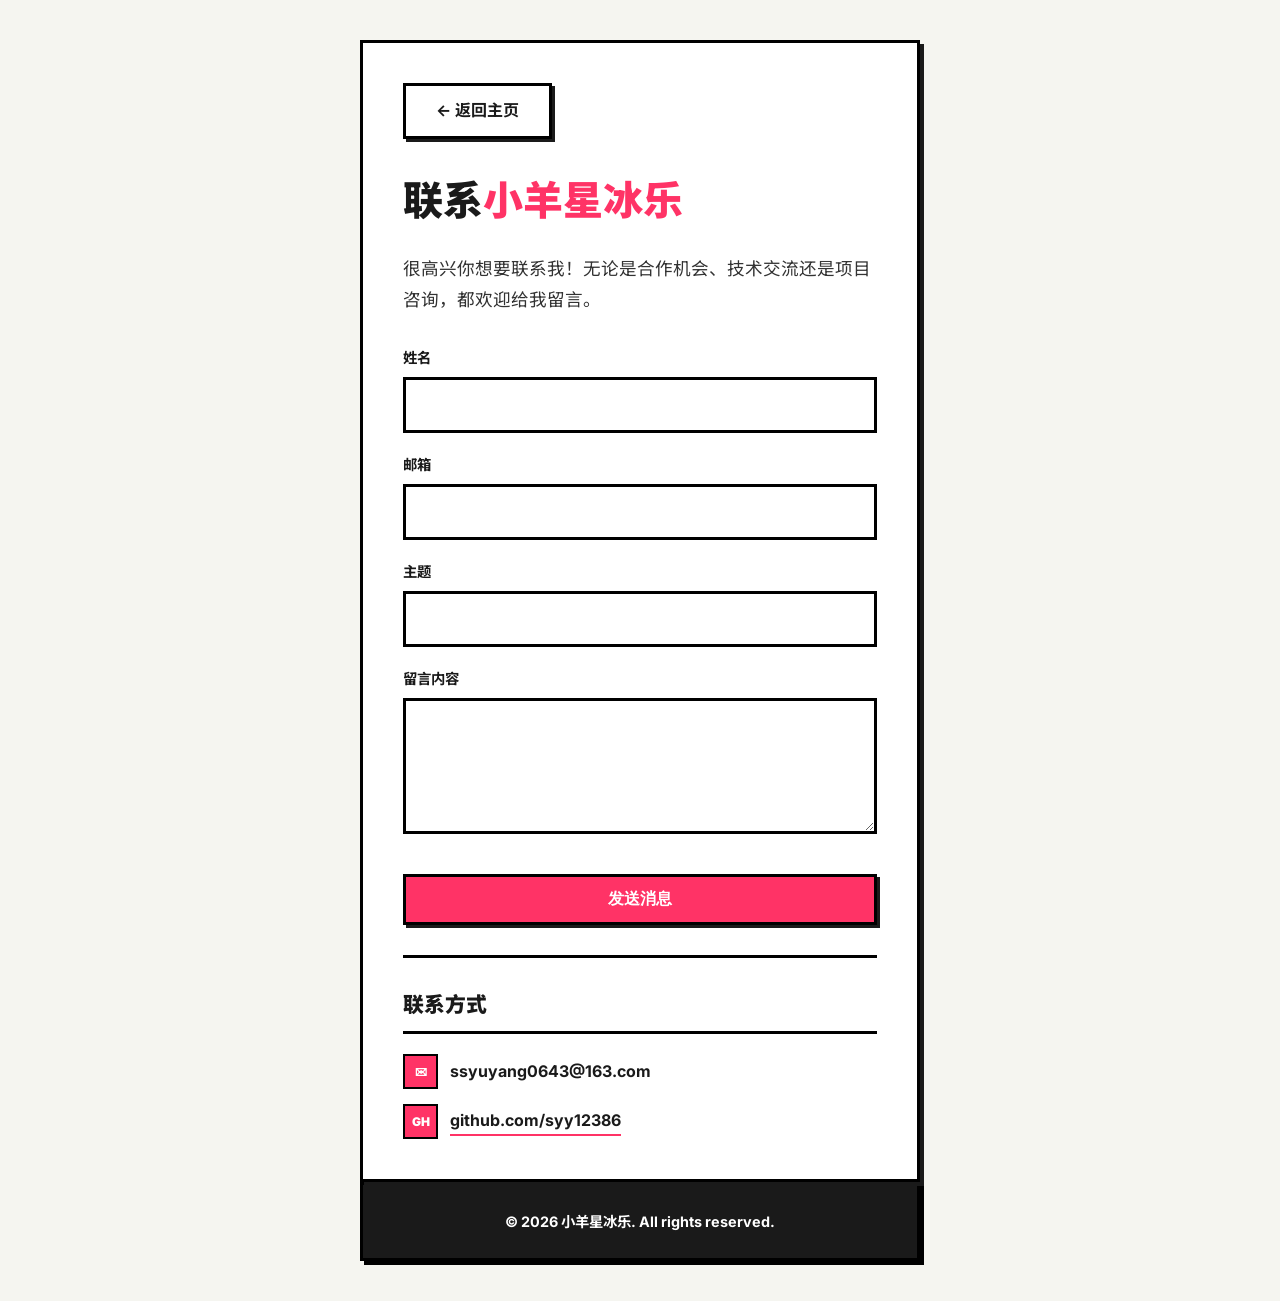
<file: contact.html>
<!DOCTYPE html>
<html lang="zh-CN">
<head>
    <meta charset="UTF-8">
    <meta name="viewport" content="width=device-width, initial-scale=1.0">
    <title>联系我 - 小羊星冰乐</title>
    <link rel="preconnect" href="https://fonts.googleapis.com">
    <link rel="preconnect" href="https://fonts.gstatic.com" crossorigin>
    <link href="https://fonts.googleapis.com/css2?family=Inter:wght@400;700;900&family=Noto+Sans+SC:wght@400;700;900&display=swap" rel="stylesheet">
    <link rel="stylesheet" href="css/style.css">
</head>
<body>
    <div class="container contact-page">
        <div class="card contact-form-card">
            <div class="back-link">
                <a href="index.html" class="btn btn-secondary">← 返回主页</a>
            </div>
            
            <h1 class="contact-title">联系<span class="highlight">小羊星冰乐</span></h1>
            
            <p class="contact-intro">
                很高兴你想要联系我！无论是合作机会、技术交流还是项目咨询，都欢迎给我留言。
            </p>

            <form class="contact-form" id="contactForm">
                <div class="form-group">
                    <label for="name">姓名</label>
                    <input type="text" id="name" name="name" required>
                </div>
                
                <div class="form-group">
                    <label for="email">邮箱</label>
                    <input type="email" id="email" name="email" required>
                </div>
                
                <div class="form-group">
                    <label for="subject">主题</label>
                    <input type="text" id="subject" name="subject" required>
                </div>
                
                <div class="form-group">
                    <label for="message">留言内容</label>
                    <textarea id="message" name="message" rows="5" required></textarea>
                </div>
                
                <button type="submit" class="btn btn-primary btn-full">发送消息</button>
            </form>

            <div class="contact-info">
                <h3 class="section-title">联系方式</h3>
                <div class="info-list">
                    <div class="info-item">
                        <span class="info-icon">✉</span>
                        <span>ssyuyang0643@163.com</span>
                    </div>
                    <div class="info-item">
                        <span class="info-icon">GH</span>
                        <a href="https://github.com/syy12386" target="_blank">github.com/syy12386</a>
                    </div>
                </div>
            </div>
        </div>

        <footer class="footer">
            <p>&copy; 2026 小羊星冰乐. All rights reserved.</p>
        </footer>
    </div>

    <script src="js/main.js"></script>
</body>
</html>
</file>
<file: css/style.css>
:root {
    --bg-color: #f5f5f0;
    --card-bg: #ffffff;
    --text-primary: #1a1a1a;
    --text-secondary: #333333;
    --border-color: #000000;
    --border-width: 3px;
    --shadow-offset: 4px;
    --pink: #FF3366;
    --blue: #0066FF;
    --yellow: #FFCC00;
    --green: #00CC66;
    --font-main: 'Inter', 'Noto Sans SC', sans-serif;
}

* {
    margin: 0;
    padding: 0;
    box-sizing: border-box;
}

body {
    font-family: var(--font-main);
    background-color: var(--bg-color);
    color: var(--text-primary);
    line-height: 1.6;
    min-height: 100vh;
}

.container {
    max-width: 1400px;
    margin: 0 auto;
    padding: 20px;
}

.header {
    background: var(--card-bg);
    border: var(--border-width) solid var(--border-color);
    box-shadow: var(--shadow-offset) var(--shadow-offset) 0 var(--text-primary);
    padding: 30px;
    margin-bottom: 30px;
    text-align: center;
}

.site-title {
    font-size: 3.5rem;
    font-weight: 900;
    letter-spacing: -2px;
    text-transform: uppercase;
}

.site-title .highlight {
    color: var(--pink);
}

.site-subtitle {
    font-size: 1.2rem;
    font-weight: 700;
    letter-spacing: 4px;
    color: var(--text-secondary);
    margin-top: 5px;
}

.main-grid {
    display: grid;
    grid-template-columns: 280px 1fr 280px;
    gap: 25px;
    margin-bottom: 30px;
}

.card {
    background: var(--card-bg);
    border: var(--border-width) solid var(--border-color);
    box-shadow: var(--shadow-offset) var(--shadow-offset) 0 var(--text-primary);
    padding: 25px;
    transition: transform 0.15s ease, box-shadow 0.15s ease;
}

.card:hover {
    transform: translate(-2px, -2px);
    box-shadow: 6px 6px 0 var(--text-primary);
}

.section-title {
    font-size: 1.3rem;
    font-weight: 900;
    text-transform: uppercase;
    margin-bottom: 20px;
    padding-bottom: 10px;
    border-bottom: var(--border-width) solid var(--border-color);
}

.profile-card {
    text-align: center;
}

.avatar-container {
    margin-bottom: 20px;
}

.avatar {
    width: 120px;
    height: 120px;
    margin: 0 auto;
    border: var(--border-width) solid var(--border-color);
    background: var(--card-bg);
    overflow: hidden;
}

.avatar-svg {
    width: 100%;
    height: 100%;
}

.avatar-img {
    width: 100%;
    height: 100%;
    object-fit: cover;
}

.profile-name {
    font-size: 1.4rem;
    font-weight: 900;
    text-transform: uppercase;
    margin-bottom: 15px;
}

.tags {
    display: flex;
    flex-wrap: wrap;
    gap: 8px;
    justify-content: center;
    margin-bottom: 20px;
}

.tag {
    padding: 5px 12px;
    font-size: 0.75rem;
    font-weight: 700;
    text-transform: uppercase;
    border: 2px solid var(--border-color);
}

.tag-pink {
    background: var(--pink);
    color: #ffffff;
}

.tag-blue {
    background: var(--blue);
    color: #ffffff;
}

.tag-yellow {
    background: var(--yellow);
    color: var(--text-primary);
}

.profile-bio {
    font-size: 0.9rem;
    color: var(--text-secondary);
    margin-bottom: 15px;
    line-height: 1.7;
    text-align: center;
}

.bio-name {
    font-size: 1.1rem;
    font-weight: 900;
    text-transform: uppercase;
    letter-spacing: 2px;
    color: var(--text-primary);
}

.typewriter-box {
    border: 2px solid var(--border-color);
    background: rgba(255, 255, 255, 0.3);
    padding: 15px 18px;
    margin-bottom: 15px;
    box-shadow: inset 0 0 0 1px rgba(0, 0, 0, 0.1);
}

.typewriter-line {
    display: flex;
    align-items: center;
    font-size: 0.9rem;
    font-weight: 700;
    min-height: 24px;
}

.typewriter-line:first-child {
    margin-bottom: 8px;
}

.typing-highlight {
    background: var(--yellow);
    color: var(--text-primary);
    padding: 2px 8px;
}

.typing-text {
    color: var(--text-primary);
    overflow: hidden;
    white-space: nowrap;
}

.typing-cursor {
    display: inline-block;
    width: 12px;
    height: 18px;
    background: var(--pink);
    margin-left: 4px;
    animation: blink 0.8s step-end infinite;
}

.social-links {
    margin-bottom: 20px;
}

.social-list {
    display: flex;
    justify-content: center;
    align-items: center;
    list-style: none;
    padding: 0;
    margin: 0;
}

.social-list .icon-content {
    margin: 0 5px;
    position: relative;
    padding: 0.25rem;
}

.social-list .icon-content .tooltip {
    position: absolute;
    bottom: 100%;
    left: 50%;
    transform: translateX(-50%) translateY(10px);
    color: #fff;
    padding: 6px 10px;
    border-radius: 5px;
    opacity: 0;
    visibility: hidden;
    font-size: 12px;
    transition: all 0.3s ease;
    white-space: nowrap;
    z-index: 100;
}

.social-list .icon-content:hover .tooltip {
    opacity: 1;
    visibility: visible;
    transform: translateX(-50%) translateY(0);
}

.social-list .icon-content a {
    position: relative;
    overflow: hidden;
    display: flex;
    justify-content: center;
    align-items: center;
    width: 50px;
    height: 50px;
    border-radius: 50%;
    color: #4d4d4d;
    background-color: #fff;
    transition: all 0.3s ease-in-out;
}

.social-list .icon-content a:hover {
    box-shadow: 3px 2px 45px 0px rgb(0 0 0 / 12%);
}

.social-list .icon-content a svg {
    position: relative;
    z-index: 1;
    width: 30px;
    height: 30px;
}

.social-list .icon-content a:hover {
    color: white;
}

.social-list .icon-content a .filled {
    position: absolute;
    top: auto;
    bottom: 0;
    left: 0;
    width: 100%;
    height: 0;
    background-color: #000;
    transition: all 0.3s ease-in-out;
}

.social-list .icon-content a:hover .filled {
    height: 100%;
}

.social-list .icon-content a[data-social="email"] .filled,
.social-list .icon-content a[data-social="email"] ~ .tooltip {
    background-color: #0066FF;
}

.social-list .icon-content a[data-social="csdn"] .filled,
.social-list .icon-content a[data-social="csdn"] ~ .tooltip {
    background-color: #ff6a00;
}

.social-list .icon-content a[data-social="github"] .filled,
.social-list .icon-content a[data-social="github"] ~ .tooltip {
    background-color: #24262a;
}

.social-list .icon-content a[data-social="blog"] .filled,
.social-list .icon-content a[data-social="blog"] ~ .tooltip {
    background-color: #FF3366;
}

@keyframes blink {
    0%, 100% { opacity: 1; }
    50% { opacity: 0; }
}

@keyframes blink-cursor {
    0%, 50% { opacity: 1; }
    51%, 100% { opacity: 0; }
}

.typing-container {
    padding: 20px 0;
}

.typing-block {
    position: relative;
    min-height: 120px;
}

.typing-line {
    font-weight: 700;
    margin-bottom: 20px;
    min-height: 2em;
    line-height: 1.6;
}

.typing-line:last-child {
    margin-bottom: 0;
}

.typing-line .highlight {
    background: var(--yellow);
    color: var(--text-primary);
    padding: 4px 8px;
    margin: 0 2px;
}

.typing-line .gradient-text {
    background: linear-gradient(135deg, var(--blue), #9966FF);
    -webkit-background-clip: text;
    -webkit-text-fill-color: transparent;
    background-clip: text;
    font-weight: 900;
}

.shiny-text {
    display: inline-block;
    font-weight: 900;
    background-image: linear-gradient(120deg, #888888 0%, #888888 35%, #ffffff 50%, #888888 65%, #888888 100%);
    background-size: 200% auto;
    -webkit-background-clip: text;
    background-clip: text;
    -webkit-text-fill-color: transparent;
    animation: shiny-move 2s linear infinite;
}

@keyframes shiny-move {
    0% {
        background-position: 200% center;
    }
    50% {
        background-position: -50% center;
    }
    100% {
        background-position: 200% center;
    }
}

.line-1 {
    font-size: 1.5rem;
    color: var(--text-primary);
}

.line-2 {
    font-size: 3.5rem;
    font-weight: 900;
    color: var(--text-primary);
    margin-top: 10px;
}

.line-3 {
    font-size: 1.1rem;
    color: var(--text-secondary);
    margin-top: 15px;
}

.line-4 {
    font-size: 1rem;
    color: var(--text-secondary);
    font-weight: 400;
    margin-top: 15px;
}

.typing-cursor {
    position: absolute;
    display: inline-block;
    font-weight: 700;
    color: var(--pink);
    animation: blink-cursor 0.5s step-end infinite;
    font-size: inherit;
    line-height: inherit;
}

@keyframes blink-cursor {
    0%, 50% { opacity: 1; }
    51%, 100% { opacity: 0; }
}

.contact-links {
    display: flex;
    flex-direction: column;
    gap: 10px;
    margin-bottom: 20px;
}

.contact-link {
    display: flex;
    align-items: center;
    gap: 10px;
    padding: 10px 15px;
    background: var(--card-bg);
    border: 2px solid var(--border-color);
    text-decoration: none;
    color: var(--text-primary);
    font-weight: 700;
    font-size: 0.85rem;
    transition: all 0.15s ease;
}

.contact-link:hover {
    background: var(--text-primary);
    color: #ffffff;
    transform: translate(-2px, -2px);
    box-shadow: 3px 3px 0 var(--text-primary);
}

.contact-link:hover .contact-icon {
    background: var(--yellow);
    color: var(--text-primary);
}

.highlight-text {
    font-weight: 700;
    padding: 2px 6px;
    background: var(--yellow);
    color: var(--text-primary);
}

.btn {
    display: inline-block;
    padding: 12px 30px;
    font-size: 1rem;
    font-weight: 700;
    text-transform: uppercase;
    text-decoration: none;
    border: var(--border-width) solid var(--border-color);
    cursor: pointer;
    transition: all 0.15s ease;
}

.btn-primary {
    background: var(--pink);
    color: #ffffff;
    box-shadow: 3px 3px 0 var(--text-primary);
}

.btn-primary:hover {
    background: var(--text-primary);
    transform: translate(-2px, -2px);
    box-shadow: 5px 5px 0 var(--text-primary);
}

.intro-card {
    margin-bottom: 25px;
    padding: 35px;
}

.intro-greeting {
    font-size: 1.8rem;
    font-weight: 700;
    margin-bottom: 10px;
    color: var(--text-primary);
}

.intro-name {
    font-size: 3rem;
    font-weight: 900;
    background: linear-gradient(135deg, var(--blue), #9966FF);
    -webkit-background-clip: text;
    -webkit-text-fill-color: transparent;
    background-clip: text;
    display: block;
    margin-top: 5px;
}

.intro-title {
    font-size: 1.1rem;
    font-weight: 700;
    margin-bottom: 20px;
    color: var(--text-secondary);
    padding: 8px 12px;
    background: rgba(0, 102, 255, 0.1);
    display: inline-block;
    border: 2px solid var(--blue);
}

.intro-typewriter {
    display: flex;
    align-items: center;
    font-size: 1.1rem;
    font-weight: 700;
    margin-bottom: 20px;
    min-height: 32px;
}

.intro-highlight {
    background: var(--yellow);
    color: var(--text-primary);
    padding: 4px 10px;
    margin-right: 4px;
}

.intro-typing-text {
    color: var(--text-primary);
}

.footprints-link-card {
    margin-bottom: 25px;
}

.footprints-preview {
    margin-bottom: 20px;
}

.mini-map {
    width: 100%;
    margin-bottom: 15px;
}

.mini-map-svg {
    width: 100%;
    height: auto;
}

.footprints-desc {
    font-size: 0.9rem;
    color: var(--text-secondary);
    margin-bottom: 15px;
}

.footprints-card {
    padding: 35px;
}

.page-title {
    font-size: 2.5rem;
    font-weight: 900;
    text-transform: uppercase;
    margin-bottom: 30px;
}

.page-title .highlight {
    color: var(--pink);
}

.map-container {
    position: relative;
    margin-bottom: 40px;
}

.china-map-dark {
    padding: 15px;
    margin-bottom: 20px;
}

.map-svg-dark {
    width: 100%;
    height: auto;
    border-radius: 20px;
}

.map-star {
    cursor: pointer;
    transition: transform 0.2s ease;
}

.map-star:hover {
    transform: scale(1.3);
}

.map-marker {
    cursor: pointer;
}

.city-panel {
    background: var(--card-bg);
    border: var(--border-width) solid var(--border-color);
    box-shadow: var(--shadow-offset) var(--shadow-offset) 0 var(--text-primary);
    padding: 20px;
    margin-top: 20px;
}

.city-header {
    display: flex;
    justify-content: space-between;
    align-items: center;
    margin-bottom: 15px;
    padding-bottom: 10px;
    border-bottom: 2px solid var(--border-color);
}

.city-header h3 {
    font-size: 1.2rem;
    font-weight: 900;
    text-transform: uppercase;
}

.close-btn {
    width: 30px;
    height: 30px;
    background: var(--pink);
    color: #ffffff;
    border: 2px solid var(--border-color);
    font-size: 1.2rem;
    cursor: pointer;
    display: flex;
    align-items: center;
    justify-content: center;
    transition: all 0.15s ease;
}

.close-btn:hover {
    background: var(--text-primary);
    transform: translate(-2px, -2px);
}

.city-content {
    font-size: 1rem;
    color: var(--text-secondary);
}

.photos-grid {
    margin-top: 30px;
}

.photos-container {
    display: grid;
    grid-template-columns: repeat(3, 1fr);
    gap: 15px;
}

.photo-item {
    border: 2px solid var(--border-color);
    background: var(--card-bg);
    overflow: hidden;
    transition: all 0.15s ease;
}

.photo-item:hover {
    transform: translate(-3px, -3px);
    box-shadow: 6px 6px 0 var(--text-primary);
}

.photo-placeholder {
    height: 150px;
    display: flex;
    align-items: center;
    justify-content: center;
    font-size: 3rem;
    background: var(--text-primary);
}

.photo-caption {
    padding: 10px;
    font-size: 0.85rem;
    font-weight: 700;
    text-align: center;
}

.gallery-wall {
    margin-top: 40px;
}

.perspective-container {
    perspective: 1000px;
    perspective-origin: center center;
}

.gallery-grid {
    display: grid;
    grid-template-columns: repeat(5, 1fr);
    grid-auto-rows: 200px;
    gap: 15px;
    padding: 30px;
    background: var(--card-bg);
    border-radius: 12px;
    border: 3px solid #000;
    box-shadow: 5px 5px 0 #000;
}

.gallery-card {
    position: relative;
    cursor: pointer;
    transition: all 0.4s cubic-bezier(0.4, 0, 0.2, 1);
    transform-style: preserve-3d;
    border: 3px solid #000;
    background: #fff;
    box-shadow: 4px 4px 0 #000;
    overflow: hidden;
}

.gallery-card:hover {
    transform: translate(-4px, -4px);
    box-shadow: 8px 8px 0 #000;
    z-index: 10;
}

.gallery-card.small {
    grid-column: span 1;
    grid-row: span 1;
}

.gallery-card.wide {
    grid-column: span 2;
    grid-row: span 1;
}

.gallery-card.tall {
    grid-column: span 1;
    grid-row: span 2;
}

.gallery-card img {
    width: 100%;
    height: 100%;
    object-fit: cover;
    display: block;
}


.gallery-hint {
    text-align: center;
    margin-top: 20px;
    color: var(--text-secondary);
    font-size: 0.9rem;
    font-weight: 700;
}

.modal-overlay {
    display: none;
    position: fixed;
    top: 0;
    left: 0;
    width: 100%;
    height: 100%;
    background: rgba(0, 0, 0, 0.9);
    backdrop-filter: blur(10px);
    justify-content: center;
    align-items: center;
    z-index: 1000;
    animation: fadeIn 0.3s ease;
}

.modal-overlay.active {
    display: flex;
}

.modal-content {
    background: #fff;
    border-radius: 12px;
    padding: 20px;
    text-align: center;
    position: relative;
    animation: scaleIn 0.3s ease;
    border: 3px solid #000;
    box-shadow: 8px 8px 0 #000;
    max-width: 90vw;
    max-height: 90vh;
}

.modal-close {
    position: absolute;
    top: 10px;
    right: 15px;
    font-size: 2rem;
    color: #000;
    cursor: pointer;
    transition: color 0.3s;
    z-index: 10;
}

.modal-close:hover {
    color: #FF3366;
}

.modal-image {
    max-width: 100%;
    max-height: 80vh;
    object-fit: contain;
    border-radius: 8px;
}

.modal-emoji,
.modal-city,
.modal-label {
    display: none;
}

@keyframes fadeIn {
    from { opacity: 0; }
    to { opacity: 1; }
}

@keyframes scaleIn {
    from { transform: scale(0.8); opacity: 0; }
    to { transform: scale(1); opacity: 1; }
}

.intro-motto {
    font-size: 1rem;
    line-height: 1.8;
    color: var(--text-secondary);
}

.intro-text {
    font-size: 1rem;
    line-height: 1.8;
    margin-bottom: 15px;
}

.intro-text:last-child {
    margin-bottom: 0;
}

.projects-card .section-title {
    margin-bottom: 25px;
}

.project-grid {
    display: grid;
    grid-template-columns: repeat(2, 1fr);
    gap: 20px;
}

.project-item {
    border: var(--border-width) solid var(--border-color);
    background: var(--card-bg);
    transition: transform 0.15s ease, box-shadow 0.15s ease;
}

.project-item:hover {
    transform: translate(-3px, -3px);
    box-shadow: 6px 6px 0 var(--text-primary);
}

.project-image {
    height: 120px;
    background: var(--text-primary);
    display: flex;
    align-items: center;
    justify-content: center;
    border-bottom: var(--border-width) solid var(--border-color);
}

.project-placeholder {
    font-size: 2rem;
    font-weight: 900;
    color: #ffffff;
}

.project-title {
    font-size: 1rem;
    font-weight: 700;
    padding: 15px 15px 5px;
}

.project-desc {
    font-size: 0.85rem;
    color: var(--text-secondary);
    padding: 5px 15px 15px;
}

.stats-card {
    margin-bottom: 25px;
}

.stat-item {
    display: flex;
    align-items: baseline;
    gap: 10px;
    margin-bottom: 20px;
    padding: 15px;
    background: var(--text-primary);
    border: var(--border-width) solid var(--border-color);
}

.stat-item:last-child {
    margin-bottom: 0;
}

.stat-number {
    font-size: 2.5rem;
    font-weight: 900;
    color: var(--yellow);
}

.stat-label {
    font-size: 0.85rem;
    font-weight: 700;
    color: #ffffff;
    text-transform: uppercase;
}

.skills-card {
    margin-bottom: 25px;
}

.skills-grid {
    display: flex;
    flex-wrap: wrap;
    gap: 10px;
}

.skill-item {
    padding: 8px 15px;
    font-size: 0.85rem;
    font-weight: 700;
    background: var(--card-bg);
    border: 2px solid var(--border-color);
    transition: all 0.15s ease;
    cursor: default;
}

.skill-item:hover {
    background: var(--blue);
    color: #ffffff;
    transform: translate(-2px, -2px);
    box-shadow: 3px 3px 0 var(--text-primary);
}

.contact-card {
    margin-bottom: 25px;
}

.contact-list {
    display: flex;
    flex-direction: column;
    gap: 12px;
}

.contact-item {
    display: flex;
    align-items: center;
    gap: 12px;
    padding: 12px 15px;
    background: var(--card-bg);
    border: 2px solid var(--border-color);
    text-decoration: none;
    color: var(--text-primary);
    font-weight: 700;
    font-size: 0.9rem;
    transition: all 0.15s ease;
}

.contact-item:hover {
    background: var(--text-primary);
    color: #ffffff;
    transform: translate(-2px, -2px);
    box-shadow: 3px 3px 0 var(--text-primary);
}

.contact-icon {
    width: 35px;
    height: 35px;
    display: flex;
    align-items: center;
    justify-content: center;
    background: var(--pink);
    color: #ffffff;
    font-weight: 900;
    font-size: 0.75rem;
    border: 2px solid var(--border-color);
}

.contact-item:hover .contact-icon {
    background: var(--yellow);
    color: var(--text-primary);
}

.footer {
    background: var(--text-primary);
    color: #ffffff;
    text-align: center;
    padding: 25px;
    border: var(--border-width) solid var(--border-color);
    box-shadow: var(--shadow-offset) var(--shadow-offset) 0 var(--border-color);
}

.footer p {
    font-weight: 700;
    font-size: 0.9rem;
}

.contact-page {
    max-width: 600px;
    padding: 40px 20px;
}

.scroll-stack-container {
    position: relative;
    width: 100%;
    overflow-y: auto;
    overflow-x: visible;
    max-height: 600px;
    scroll-behavior: smooth;
}

.scroll-stack-wrapper {
    padding: 20px 0;
    min-height: 100%;
}

.scroll-stack-item {
    position: relative;
    width: 100%;
    margin-bottom: 20px;
    transform-origin: top center;
    will-change: transform, filter;
    backface-visibility: hidden;
    transform-style: preserve-3d;
    transition: transform 0.1s ease-out, filter 0.1s ease-out;
    border: 3px solid #000;
    background: #ffffff;
    box-shadow: 4px 4px 0 #000;
    border-radius: 12px;
    overflow: hidden;
}

.scroll-stack-item:hover {
    transform: translateY(-4px) scale(1.02);
    box-shadow: 6px 6px 0 #000;
}

.scroll-stack-end {
    width: 100%;
    height: 1px;
}

.project-link {
    display: block;
    text-decoration: none;
    color: inherit;
}

.project-image {
    height: 120px;
    background: linear-gradient(135deg, var(--blue), var(--pink));
    display: flex;
    align-items: center;
    justify-content: center;
    overflow: hidden;
}

.project-img {
    width: 100%;
    height: 100%;
    object-fit: cover;
}

.project-placeholder {
    font-size: 2rem;
    font-weight: 900;
    color: #ffffff;
}

.project-title {
    font-size: 1rem;
    font-weight: 700;
    padding: 15px 15px 5px;
    color: var(--text-primary);
}

.project-desc {
    font-size: 0.85rem;
    color: var(--text-secondary);
    padding: 5px 15px 15px;
    line-height: 1.5;
}

.contact-form-card {
    padding: 40px;
}

.back-link {
    margin-bottom: 30px;
}

.btn-secondary {
    background: var(--card-bg);
    color: var(--text-primary);
    box-shadow: 3px 3px 0 var(--text-primary);
}

.btn-secondary:hover {
    background: var(--text-secondary);
    color: #ffffff;
    transform: translate(-2px, -2px);
    box-shadow: 5px 5px 0 var(--text-primary);
}

.btn-full {
    width: 100%;
    margin-top: 20px;
}

.contact-title {
    font-size: 2.5rem;
    font-weight: 900;
    text-transform: uppercase;
    margin-bottom: 20px;
}

.contact-title .highlight {
    color: var(--pink);
}

.contact-intro {
    font-size: 1.1rem;
    line-height: 1.8;
    margin-bottom: 30px;
    color: var(--text-secondary);
}

.contact-form {
    display: flex;
    flex-direction: column;
    gap: 20px;
}

.form-group {
    display: flex;
    flex-direction: column;
    gap: 8px;
}

.form-group label {
    font-weight: 700;
    font-size: 0.9rem;
    text-transform: uppercase;
}

.form-group input,
.form-group textarea {
    padding: 15px;
    border: var(--border-width) solid var(--border-color);
    background: var(--card-bg);
    font-family: var(--font-main);
    font-size: 1rem;
    transition: all 0.15s ease;
}

.form-group input:focus,
.form-group textarea:focus {
    outline: none;
    box-shadow: 3px 3px 0 var(--text-primary);
    transform: translate(-2px, -2px);
}

.contact-info {
    margin-top: 30px;
    padding-top: 30px;
    border-top: var(--border-width) solid var(--border-color);
}

.info-list {
    display: flex;
    flex-direction: column;
    gap: 15px;
}

.info-item {
    display: flex;
    align-items: center;
    gap: 12px;
    font-weight: 700;
}

.info-item a {
    color: var(--text-primary);
    text-decoration: none;
    border-bottom: 2px solid var(--pink);
}

.blog-links {
    display: flex;
    flex-direction: column;
    gap: 12px;
}

.blog-link-item {
    display: flex;
    align-items: center;
    gap: 12px;
    padding: 12px 15px;
    background: var(--card-bg);
    border: 2px solid var(--border-color);
    text-decoration: none;
    color: var(--text-primary);
    font-weight: 700;
    font-size: 0.9rem;
    transition: all 0.15s ease;
    box-shadow: 3px 3px 0 var(--text-primary);
}

.blog-link-item:hover {
    transform: translate(-2px, -2px);
    box-shadow: 5px 5px 0 var(--text-primary);
    background: var(--text-primary);
    color: #ffffff;
}

.blog-link-icon {
    font-size: 1.3rem;
}

.info-item a:hover {
    color: var(--pink);
}

.info-icon {
    width: 35px;
    height: 35px;
    display: flex;
    align-items: center;
    justify-content: center;
    background: var(--pink);
    color: #ffffff;
    font-weight: 900;
    font-size: 0.75rem;
    border: 2px solid var(--border-color);
}

@media (max-width: 768px) {
    .main-grid {
        grid-template-columns: 250px 1fr 250px;
        gap: 20px;
    }
}

@media (max-width: 992px) {
    .main-grid {
        grid-template-columns: 1fr 1fr;
    }

    .left-column {
        grid-column: 1 / -1;
    }

    .profile-card {
        max-width: 400px;
        margin: 0 auto;
    }
}

@media (max-width: 768px) {
    .container {
        padding: 15px;
    }

    .site-title {
        font-size: 2.5rem;
    }

    .main-grid {
        grid-template-columns: 1fr;
        gap: 20px;
    }

    .profile-card {
        max-width: 100%;
    }

    .project-grid {
        grid-template-columns: 1fr;
    }

    .header {
        padding: 20px;
    }
}

@media (max-width: 480px) {
    .site-title {
        font-size: 2rem;
    }

    .site-subtitle {
        font-size: 0.9rem;
        letter-spacing: 2px;
    }

    .stat-number {
        font-size: 2rem;
    }
}
</file>
